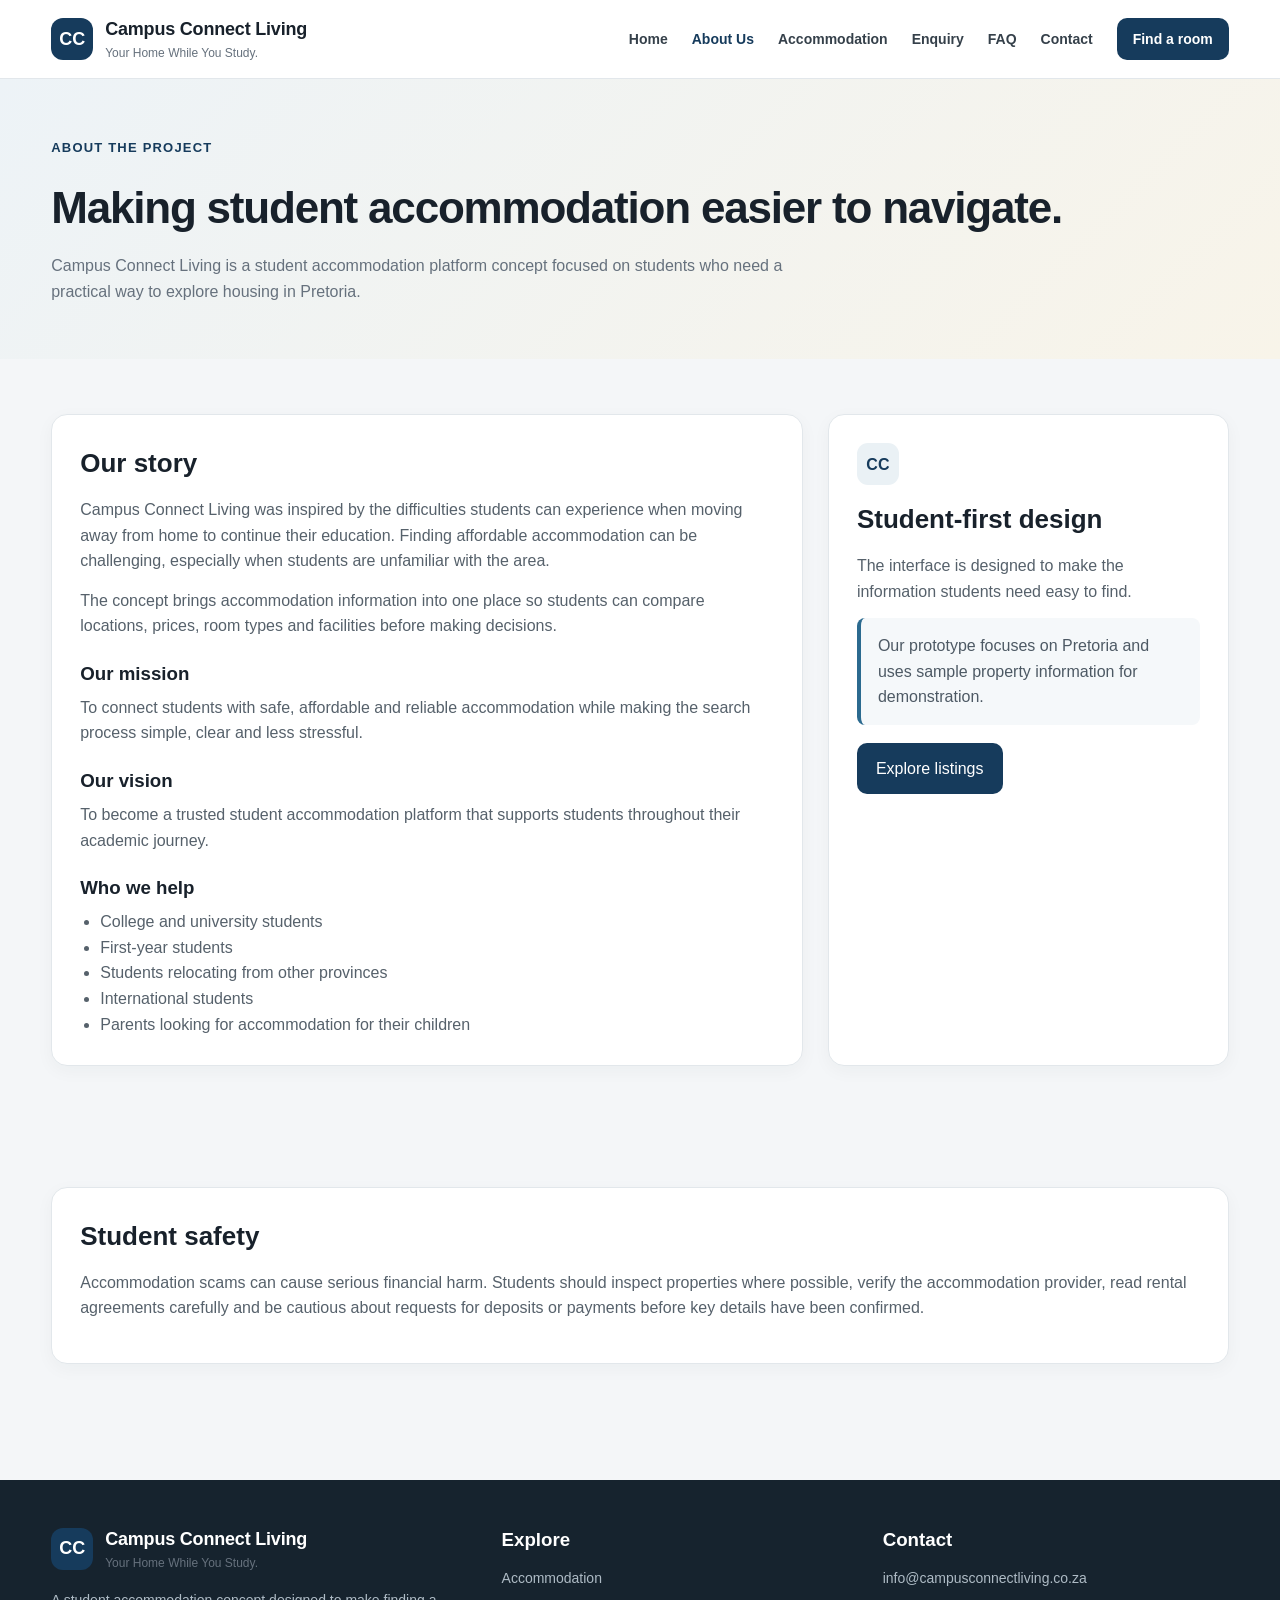
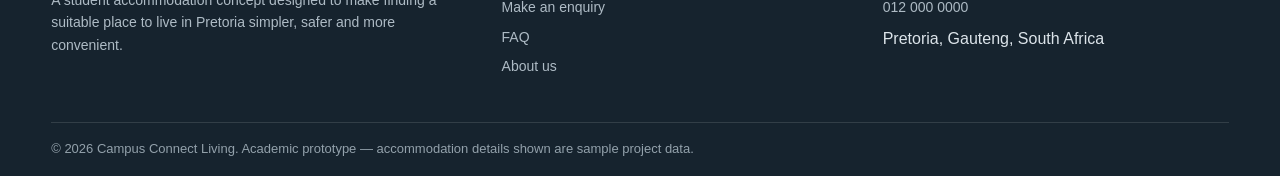
<file: about.html>
<!DOCTYPE html>
<html lang="en">
<head>
<meta charset="UTF-8">
<meta name="viewport" content="width=device-width, initial-scale=1.0">
<meta name="theme-color" content="#123c35">
<meta name="description" content="Learn about Campus Connect Living, a student accommodation concept helping students explore housing options in Pretoria.">
<title>About Campus Connect Living | Pretoria Student Housing</title>
<meta name="robots" content="index, follow">
<link rel="stylesheet" href="css/style.css">
</head>
<body>
<!-- Main site header and responsive navigation -->
<header class="site-header">
<div class="container header-inner">
<a class="brand" href="index.html">
  <span class="brand-mark">CC</span>
  <span class="brand-text"><strong>Campus Connect Living</strong><span>Your Home While You Study.</span></span>
</a>
<button class="menu-btn" type="button" aria-label="Open navigation" aria-expanded="false" aria-controls="main-nav">☰</button>
<nav id="main-nav" class="nav" aria-label="Main navigation"><a class="" href="index.html">Home</a><a class="active" href="about.html">About Us</a><a class="" href="accommodation.html">Accommodation</a><a class="" href="enquiry.html">Enquiry</a><a class="" href="faq.html">FAQ</a><a class="" href="contact.html">Contact</a><a class="nav-cta" href="enquiry.html">Find a room</a></nav>
</div>
</header>
<main>
<!-- Page content -->
<section class="page-hero"><div class="container"><span class="eyebrow">About the project</span><h1>Making student accommodation easier to navigate.</h1><p>Campus Connect Living is a student accommodation platform concept focused on students who need a practical way to explore housing in Pretoria.</p></div></section>
<section class="content"><div class="container content-grid">
<div class="panel">
<h2>Our story</h2>
<p>Campus Connect Living was inspired by the difficulties students can experience when moving away from home to continue their education. Finding affordable accommodation can be challenging, especially when students are unfamiliar with the area.</p>
<p>The concept brings accommodation information into one place so students can compare locations, prices, room types and facilities before making decisions.</p>
<h3>Our mission</h3><p>To connect students with safe, affordable and reliable accommodation while making the search process simple, clear and less stressful.</p>
<h3>Our vision</h3><p>To become a trusted student accommodation platform that supports students throughout their academic journey.</p>
<h3>Who we help</h3><ul class="list"><li>College and university students</li><li>First-year students</li><li>Students relocating from other provinces</li><li>International students</li><li>Parents looking for accommodation for their children</li></ul>
</div>
<aside class="panel"><div class="icon">CC</div><h2>Student-first design</h2><p>The interface is designed to make the information students need easy to find.</p><div class="notice">Our prototype focuses on Pretoria and uses sample property information for demonstration.</div><a class="btn btn-primary mt-sm" href="accommodation.html">Explore listings</a></aside>
</div></section>
<section class="section"><div class="container"><div class="panel"><h2>Student safety</h2><p>Accommodation scams can cause serious financial harm. Students should inspect properties where possible, verify the accommodation provider, read rental agreements carefully and be cautious about requests for deposits or payments before key details have been confirmed.</p></div></div></section>
</main>
<!-- Shared site footer -->
<footer class="footer">
<div class="container footer-inner">
  <div><a class="brand" href="index.html"><span class="brand-mark">CC</span><span class="brand-text"><strong class="footer-brand-name">Campus Connect Living</strong><span>Your Home While You Study.</span></span></a>
  <p class="footer-intro">A student accommodation concept designed to make finding a suitable place to live in Pretoria simpler, safer and more convenient.</p></div>
  <div><h3>Explore</h3><div class="footer-links"><a href="accommodation.html">Accommodation</a><a href="enquiry.html">Make an enquiry</a><a href="faq.html">FAQ</a><a href="about.html">About us</a></div></div>
  <div><h3>Contact</h3><div class="footer-links"><a href="mailto:info@campusconnectliving.co.za">info@campusconnectliving.co.za</a><a href="tel:0120000000">012 000 0000</a><span>Pretoria, Gauteng, South Africa</span></div></div>
</div>
<div class="container footer-bottom">© 2026 Campus Connect Living. Academic prototype — accommodation details shown are sample project data.</div>
</footer>
<script src="js/script.js"></script>
</body></html>
</file>
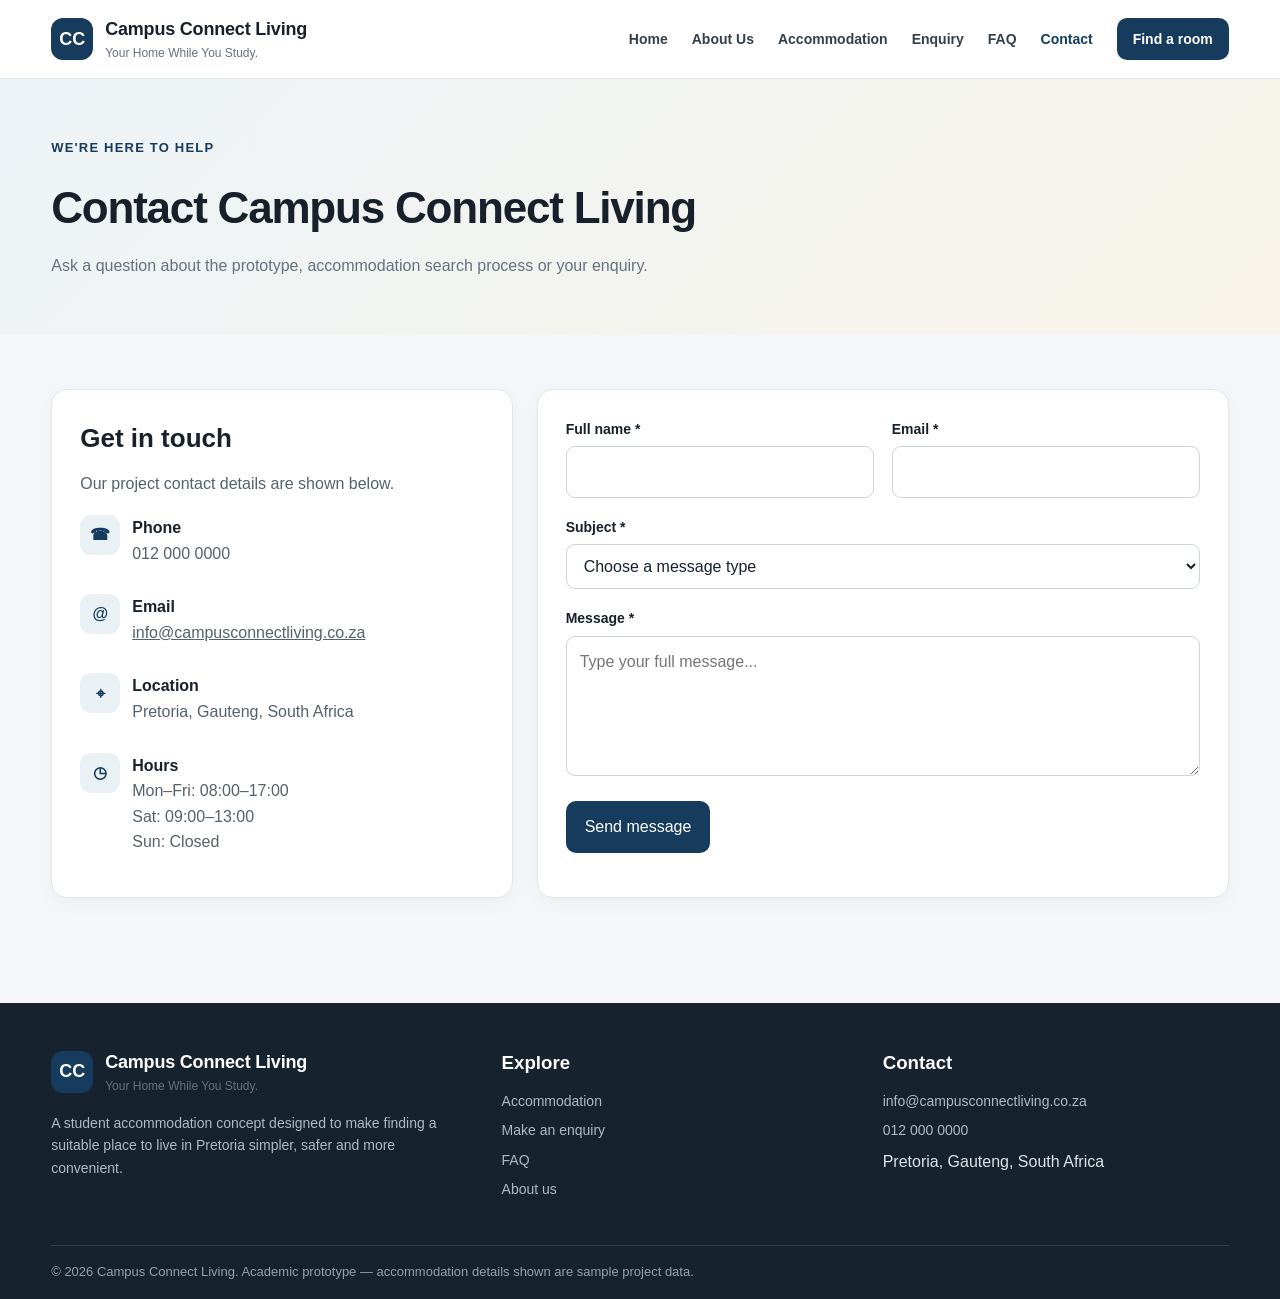
<file: contact.html>
<!DOCTYPE html>
<html lang="en">
<head>
<meta charset="UTF-8">
<meta name="viewport" content="width=device-width, initial-scale=1.0">
<meta name="theme-color" content="#123c35">
<meta name="description" content="Contact Campus Connect Living with questions, feedback or concerns about the student accommodation prototype.">
<title>Contact Campus Connect Living | Student Accommodation</title>
<meta name="robots" content="index, follow">
<link rel="stylesheet" href="css/style.css">
</head>
<body>
<!-- Main site header and responsive navigation -->
<header class="site-header">
<div class="container header-inner">
<a class="brand" href="index.html">
  <span class="brand-mark">CC</span>
  <span class="brand-text"><strong>Campus Connect Living</strong><span>Your Home While You Study.</span></span>
</a>
<button class="menu-btn" type="button" aria-label="Open navigation" aria-expanded="false" aria-controls="main-nav">☰</button>
<nav id="main-nav" class="nav" aria-label="Main navigation"><a class="" href="index.html">Home</a><a class="" href="about.html">About Us</a><a class="" href="accommodation.html">Accommodation</a><a class="" href="enquiry.html">Enquiry</a><a class="" href="faq.html">FAQ</a><a class="active" href="contact.html">Contact</a><a class="nav-cta" href="enquiry.html">Find a room</a></nav>
</div>
</header>
<main>
<!-- Page content -->
<section class="page-hero"><div class="container"><span class="eyebrow">We're here to help</span><h1>Contact Campus Connect Living</h1><p>Ask a question about the prototype, accommodation search process or your enquiry.</p></div></section>
<section class="content"><div class="container contact-grid">
<div class="panel"><h2>Get in touch</h2><p>Our project contact details are shown below.</p><div class="contact-list">
<div class="contact-item"><div class="icon">☎</div><div><strong>Phone</strong><p>012 000 0000</p></div></div>
<div class="contact-item"><div class="icon">@</div><div><strong>Email</strong><p><a href="mailto:info@campusconnectliving.co.za">info@campusconnectliving.co.za</a></p></div></div>
<div class="contact-item"><div class="icon">⌖</div><div><strong>Location</strong><p>Pretoria, Gauteng, South Africa</p></div></div>
<div class="contact-item"><div class="icon">◷</div><div><strong>Hours</strong><p>Mon–Fri: 08:00–17:00<br>Sat: 09:00–13:00<br>Sun: Closed</p></div></div>
</div></div>
<div class="panel"><form data-demo-form action="mailto:info@campusconnectliving.co.za" method="post" enctype="text/plain"><div class="form-grid">
<div class="form-group"><label for="name">Full name *</label><input class="form-control" id="name" name="name" autocomplete="name" minlength="2" maxlength="80" required></div>
<div class="form-group"><label for="contact-email">Email *</label><input class="form-control" id="contact-email" name="email" type="email" autocomplete="email" maxlength="120" required></div>
<div class="form-group full"><label for="subject">Subject *</label><select class="form-control" id="subject" name="message-type" required><option value="">Choose a message type</option><option>General question</option><option>Accommodation information</option><option>Website feedback</option><option>Report a concern</option><option>Other</option></select></div>
<div class="form-group full"><label for="message">Message *</label><textarea class="form-control" id="message" name="message" minlength="10" maxlength="2000" required placeholder="Type your full message..."></textarea></div>
<div class="form-group full"><button class="btn btn-primary" type="submit">Send message</button></div>
</div><div class="form-success">Your message will be prepared in your email application. Review it and press Send to submit it. This prototype does not send messages automatically.</div></form></div>
</div></section>
</main>
<!-- Shared site footer -->
<footer class="footer">
<div class="container footer-inner">
  <div><a class="brand" href="index.html"><span class="brand-mark">CC</span><span class="brand-text"><strong class="footer-brand-name">Campus Connect Living</strong><span>Your Home While You Study.</span></span></a>
  <p class="footer-intro">A student accommodation concept designed to make finding a suitable place to live in Pretoria simpler, safer and more convenient.</p></div>
  <div><h3>Explore</h3><div class="footer-links"><a href="accommodation.html">Accommodation</a><a href="enquiry.html">Make an enquiry</a><a href="faq.html">FAQ</a><a href="about.html">About us</a></div></div>
  <div><h3>Contact</h3><div class="footer-links"><a href="mailto:info@campusconnectliving.co.za">info@campusconnectliving.co.za</a><a href="tel:0120000000">012 000 0000</a><span>Pretoria, Gauteng, South Africa</span></div></div>
</div>
<div class="container footer-bottom">© 2026 Campus Connect Living. Academic prototype — accommodation details shown are sample project data.</div>
</footer>
<script src="js/script.js"></script>
</body></html>
</file>
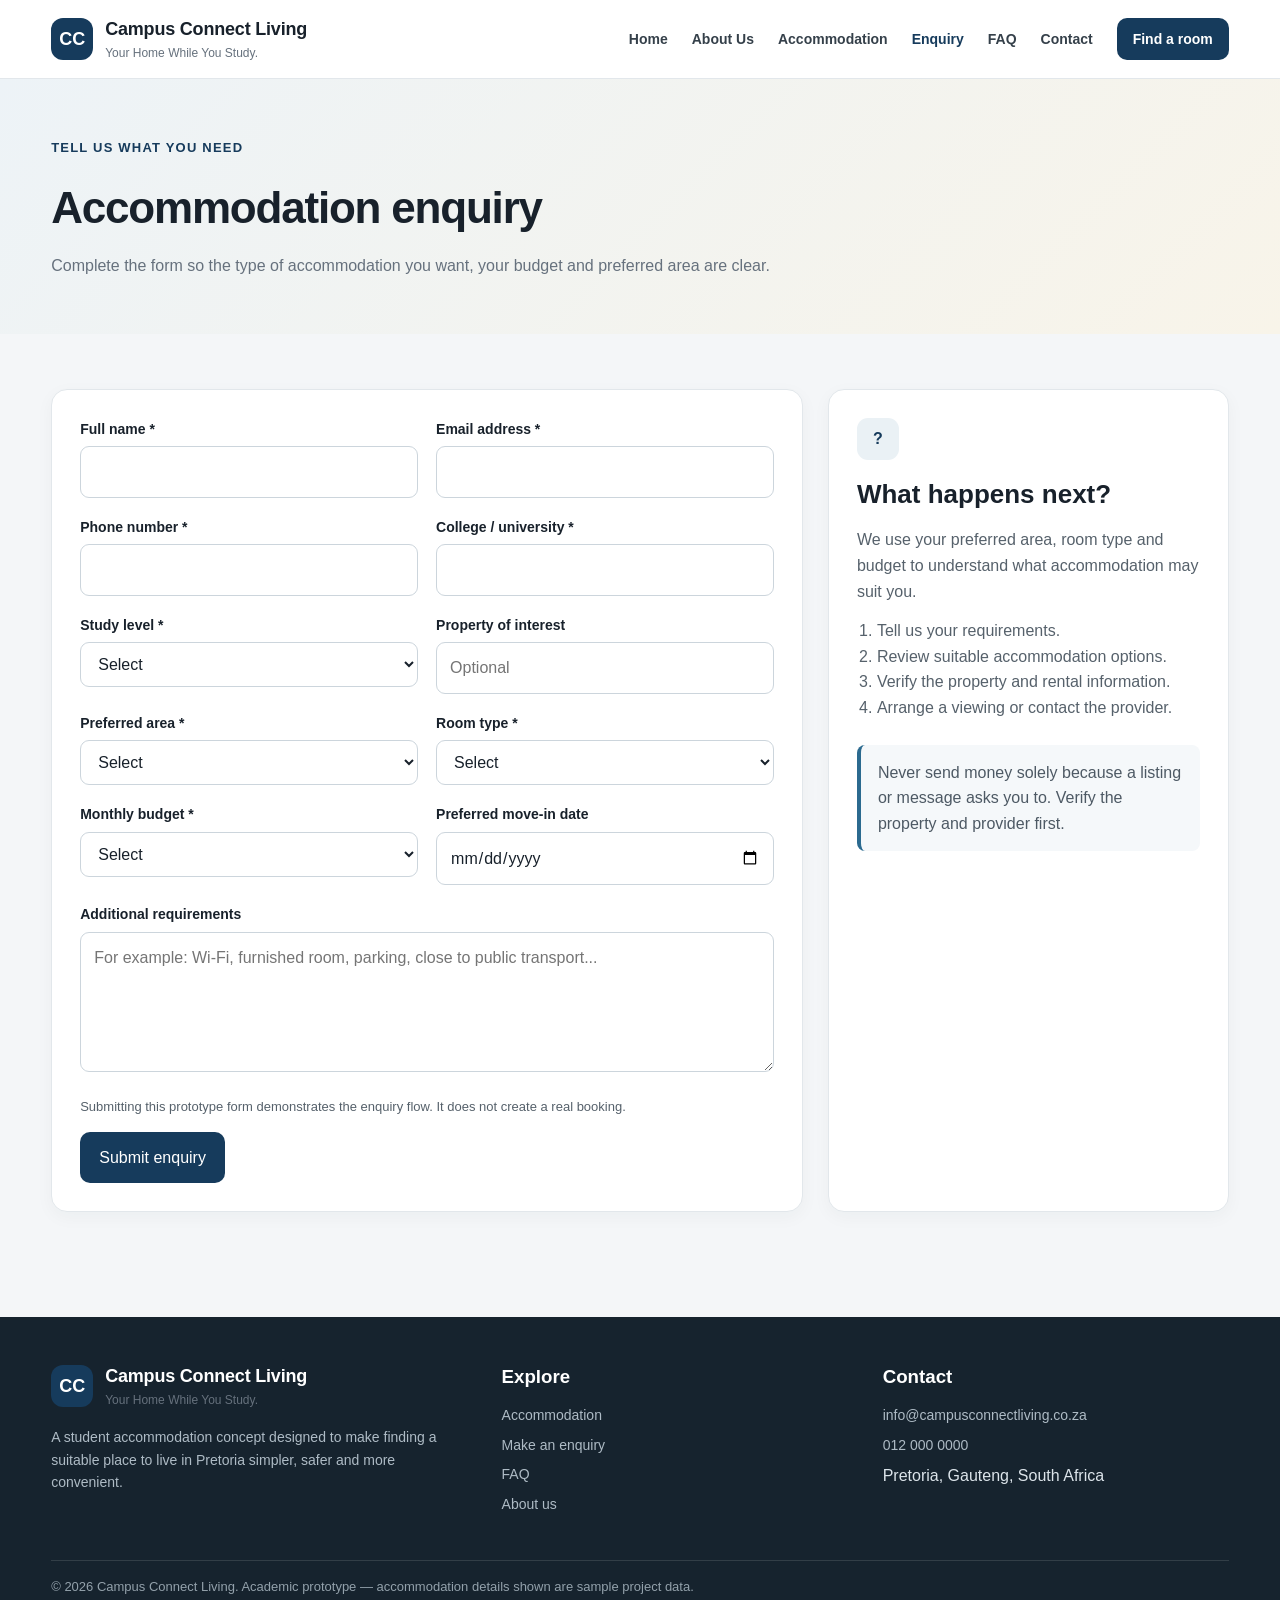
<file: enquiry.html>
<!DOCTYPE html>
<html lang="en">
<head>
<meta charset="UTF-8">
<meta name="viewport" content="width=device-width, initial-scale=1.0">
<meta name="theme-color" content="#123c35">
<meta name="description" content="Enquire about sample student accommodation in Pretoria. Share your preferred area, room type, budget and move-in date.">
<title>Student Accommodation Enquiry | Campus Connect Living</title>
<meta name="robots" content="index, follow">
<link rel="stylesheet" href="css/style.css">
</head>
<body>
<!-- Main site header and responsive navigation -->
<header class="site-header">
<div class="container header-inner">
<a class="brand" href="index.html">
  <span class="brand-mark">CC</span>
  <span class="brand-text"><strong>Campus Connect Living</strong><span>Your Home While You Study.</span></span>
</a>
<button class="menu-btn" type="button" aria-label="Open navigation" aria-expanded="false" aria-controls="main-nav">☰</button>
<nav id="main-nav" class="nav" aria-label="Main navigation"><a class="" href="index.html">Home</a><a class="" href="about.html">About Us</a><a class="" href="accommodation.html">Accommodation</a><a class="active" href="enquiry.html">Enquiry</a><a class="" href="faq.html">FAQ</a><a class="" href="contact.html">Contact</a><a class="nav-cta" href="enquiry.html">Find a room</a></nav>
</div>
</header>
<main>
<!-- Page content -->
<section class="page-hero"><div class="container"><span class="eyebrow">Tell us what you need</span><h1>Accommodation enquiry</h1><p>Complete the form so the type of accommodation you want, your budget and preferred area are clear.</p></div></section>
<section class="content"><div class="container content-grid">
<div class="panel">
<form data-demo-form action="mailto:info@campusconnectliving.co.za" method="post" enctype="text/plain">
<div class="form-grid">
<div class="form-group"><label for="full-name">Full name *</label><input class="form-control" id="full-name" name="full-name" autocomplete="name" minlength="2" maxlength="80" required></div>
<div class="form-group"><label for="email">Email address *</label><input class="form-control" id="email" name="email" type="email" autocomplete="email" maxlength="120" required></div>
<div class="form-group"><label for="phone">Phone number *</label><input class="form-control" id="phone" name="phone" type="tel" autocomplete="tel" pattern="[0-9+()\s-]{7,20}" title="Enter a valid phone number using 7 to 20 digits or common phone symbols" required></div>
<div class="form-group"><label for="institution">College / university *</label><input class="form-control" id="institution" name="institution" minlength="2" maxlength="120" required></div>
<div class="form-group"><label for="study-level">Study level *</label><select class="form-control" id="study-level" required><option value="">Select</option><option>First Year</option><option>Second Year</option><option>Third Year</option><option>Final Year</option><option>Postgraduate</option></select></div>
<div class="form-group"><label for="property-interest">Property of interest</label><input class="form-control" id="property-interest" name="property-interest" maxlength="120" placeholder="Optional"></div>
<div class="form-group"><label for="preferred-area">Preferred area *</label><select class="form-control" id="preferred-area" required><option value="">Select</option><option>Hatfield</option><option>Brooklyn</option><option>Lynnwood</option><option>Arcadia</option><option>Sunnyside</option></select></div>
<div class="form-group"><label for="room-type">Room type *</label><select class="form-control" id="room-type" required><option value="">Select</option><option>Private room</option><option>Shared room</option><option>Studio</option></select></div>
<div class="form-group"><label for="budget">Monthly budget *</label><select class="form-control" id="budget" required><option value="">Select</option><option>Below R4,000</option><option>R4,000 – R5,000</option><option>R5,000 – R6,000</option><option>Above R6,000</option></select></div>
<div class="form-group"><label for="move-date">Preferred move-in date</label><input class="form-control" id="move-date" type="date"></div>
<div class="form-group full"><label for="requirements">Additional requirements</label><textarea class="form-control" id="requirements" name="requirements" maxlength="1000" placeholder="For example: Wi-Fi, furnished room, parking, close to public transport..."></textarea></div>
<div class="form-group full"><p class="form-note">Submitting this prototype form demonstrates the enquiry flow. It does not create a real booking.</p><button class="btn btn-primary" type="submit">Submit enquiry</button></div>
</div>
<div class="form-success" role="status" aria-live="polite">Your enquiry details will be prepared in your email application. Review the information and press Send. Sample prices are indicative only; actual availability must be confirmed by a provider.</div>
</form>
</div>
<aside class="panel"><div class="icon">?</div><h2>What happens next?</h2><p>We use your preferred area, room type and budget to understand what accommodation may suit you.</p><ol class="list"><li>Tell us your requirements.</li><li>Review suitable accommodation options.</li><li>Verify the property and rental information.</li><li>Arrange a viewing or contact the provider.</li></ol><div class="notice notice-spaced">Never send money solely because a listing or message asks you to. Verify the property and provider first.</div></aside>
</div></section>
</main>
<!-- Shared site footer -->
<footer class="footer">
<div class="container footer-inner">
  <div><a class="brand" href="index.html"><span class="brand-mark">CC</span><span class="brand-text"><strong class="footer-brand-name">Campus Connect Living</strong><span>Your Home While You Study.</span></span></a>
  <p class="footer-intro">A student accommodation concept designed to make finding a suitable place to live in Pretoria simpler, safer and more convenient.</p></div>
  <div><h3>Explore</h3><div class="footer-links"><a href="accommodation.html">Accommodation</a><a href="enquiry.html">Make an enquiry</a><a href="faq.html">FAQ</a><a href="about.html">About us</a></div></div>
  <div><h3>Contact</h3><div class="footer-links"><a href="mailto:info@campusconnectliving.co.za">info@campusconnectliving.co.za</a><a href="tel:0120000000">012 000 0000</a><span>Pretoria, Gauteng, South Africa</span></div></div>
</div>
<div class="container footer-bottom">© 2026 Campus Connect Living. Academic prototype — accommodation details shown are sample project data.</div>
</footer>
<script src="js/script.js"></script>
</body></html>
</file>
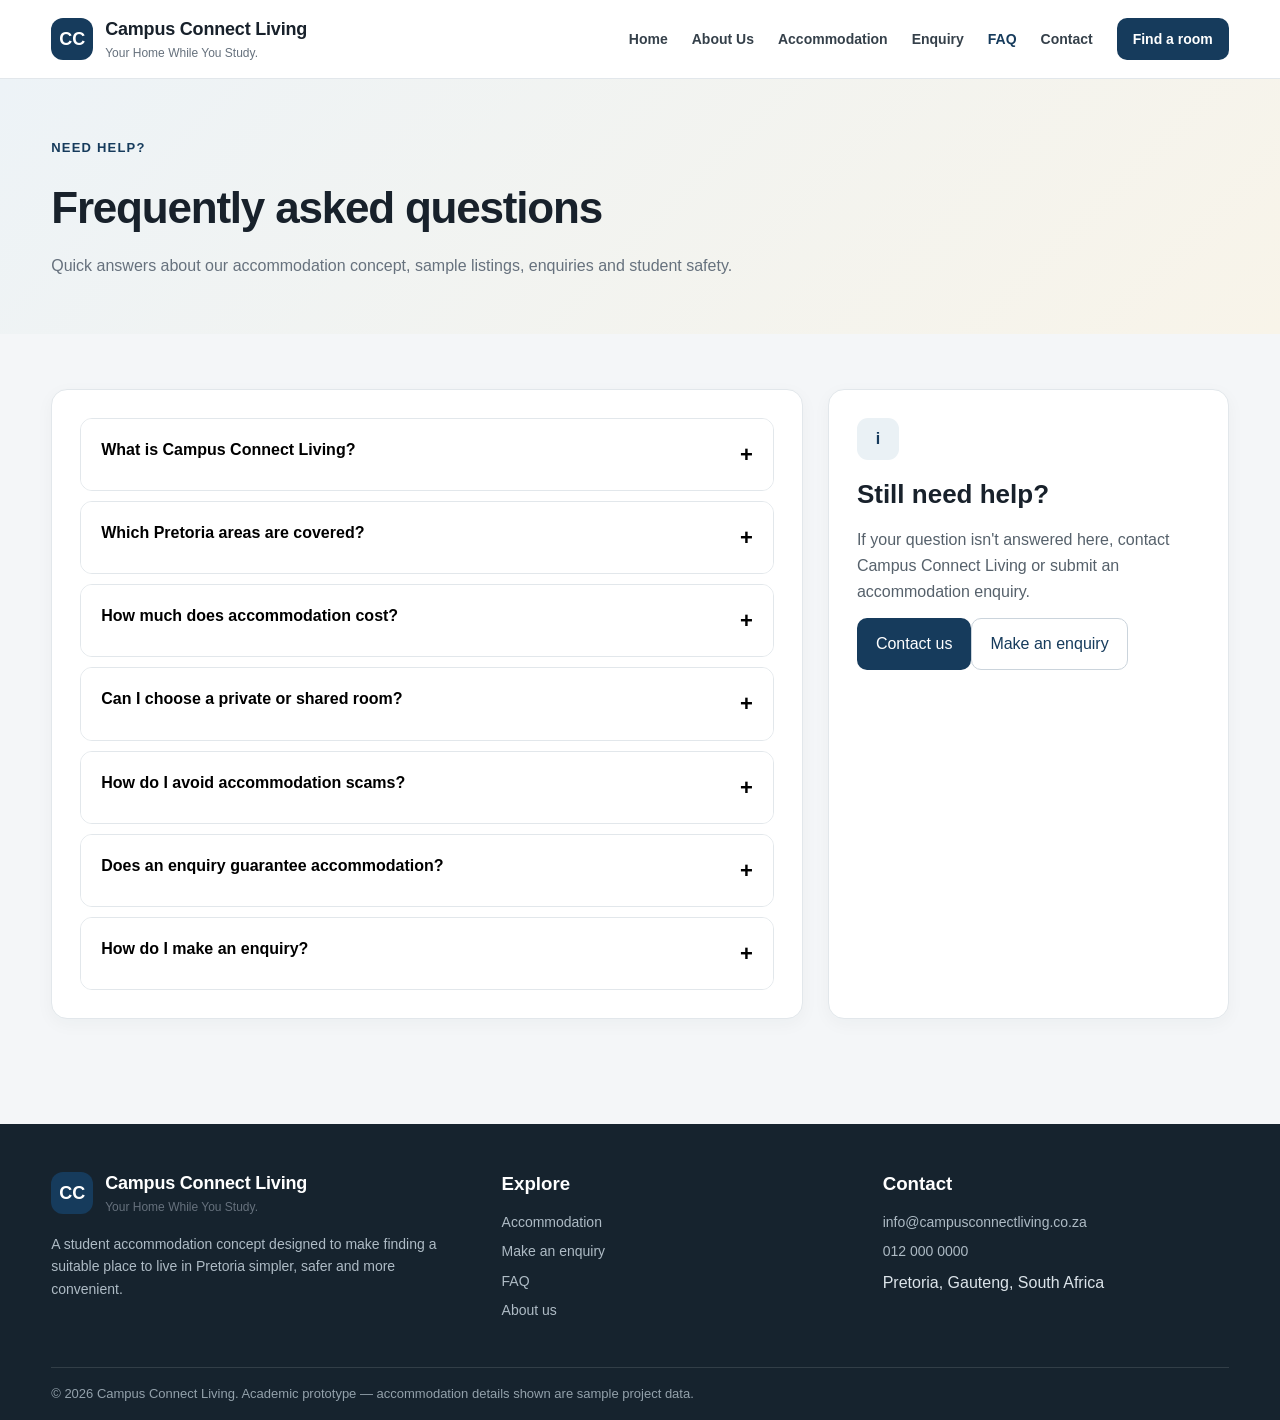
<file: faq.html>
<!DOCTYPE html>
<html lang="en">
<head>
<meta charset="UTF-8">
<meta name="viewport" content="width=device-width, initial-scale=1.0">
<meta name="theme-color" content="#123c35">
<meta name="description" content="Answers about student accommodation in Pretoria, sample prices, enquiries and rental safety.">
<title>Student Accommodation FAQs | Campus Connect Living</title>
<meta name="robots" content="index, follow">
<link rel="stylesheet" href="css/style.css">
</head>
<body>
<!-- Main site header and responsive navigation -->
<header class="site-header">
<div class="container header-inner">
<a class="brand" href="index.html">
  <span class="brand-mark">CC</span>
  <span class="brand-text"><strong>Campus Connect Living</strong><span>Your Home While You Study.</span></span>
</a>
<button class="menu-btn" type="button" aria-label="Open navigation" aria-expanded="false" aria-controls="main-nav">☰</button>
<nav id="main-nav" class="nav" aria-label="Main navigation"><a class="" href="index.html">Home</a><a class="" href="about.html">About Us</a><a class="" href="accommodation.html">Accommodation</a><a class="" href="enquiry.html">Enquiry</a><a class="active" href="faq.html">FAQ</a><a class="" href="contact.html">Contact</a><a class="nav-cta" href="enquiry.html">Find a room</a></nav>
</div>
</header>
<main>
<!-- Page content -->
<section class="page-hero"><div class="container"><span class="eyebrow">Need help?</span><h1>Frequently asked questions</h1><p>Quick answers about our accommodation concept, sample listings, enquiries and student safety.</p></div></section>
<section class="content"><div class="container content-grid">
<div class="panel"><div class="faq-list"><div class="faq-item"><button class="faq-question" type="button" aria-expanded="false"><span>What is Campus Connect Living?</span><span class="faq-plus">+</span></button><div class="faq-answer"><p>Campus Connect Living is a student accommodation platform concept that helps students explore accommodation options close to colleges and universities.</p></div></div><div class="faq-item"><button class="faq-question" type="button" aria-expanded="false"><span>Which Pretoria areas are covered?</span><span class="faq-plus">+</span></button><div class="faq-answer"><p>The current academic prototype focuses on Hatfield, Brooklyn, Lynnwood, Arcadia and Sunnyside.</p></div></div><div class="faq-item"><button class="faq-question" type="button" aria-expanded="false"><span>How much does accommodation cost?</span><span class="faq-plus">+</span></button><div class="faq-answer"><p>The sample listings in this prototype range from approximately R3,700 to R4,500 per month. Real prices vary by property, room type and provider.</p></div></div><div class="faq-item"><button class="faq-question" type="button" aria-expanded="false"><span>Can I choose a private or shared room?</span><span class="faq-plus">+</span></button><div class="faq-answer"><p>Yes. The prototype includes private and shared room options. Availability for a real property would need to be confirmed with the provider.</p></div></div><div class="faq-item"><button class="faq-question" type="button" aria-expanded="false"><span>How do I avoid accommodation scams?</span><span class="faq-plus">+</span></button><div class="faq-answer"><p>Verify the property and provider, inspect the property where possible, read the rental agreement carefully and be cautious about deposits or urgent payment requests.</p></div></div><div class="faq-item"><button class="faq-question" type="button" aria-expanded="false"><span>Does an enquiry guarantee accommodation?</span><span class="faq-plus">+</span></button><div class="faq-answer"><p>No. An enquiry only records what you are looking for. Availability, price and rental terms must be confirmed before an agreement is made.</p></div></div><div class="faq-item"><button class="faq-question" type="button" aria-expanded="false"><span>How do I make an enquiry?</span><span class="faq-plus">+</span></button><div class="faq-answer"><p>Use the Enquiry page and provide your contact information, preferred area, room type, budget and any additional requirements.</p></div></div></div></div>
<aside class="panel"><div class="icon">i</div><h2>Still need help?</h2><p>If your question isn't answered here, contact Campus Connect Living or submit an accommodation enquiry.</p><a class="btn btn-primary" href="contact.html">Contact us</a><a class="btn btn-secondary" href="enquiry.html">Make an enquiry</a></aside>
</div></section>
</main>
<!-- Shared site footer -->
<footer class="footer">
<div class="container footer-inner">
  <div><a class="brand" href="index.html"><span class="brand-mark">CC</span><span class="brand-text"><strong class="footer-brand-name">Campus Connect Living</strong><span>Your Home While You Study.</span></span></a>
  <p class="footer-intro">A student accommodation concept designed to make finding a suitable place to live in Pretoria simpler, safer and more convenient.</p></div>
  <div><h3>Explore</h3><div class="footer-links"><a href="accommodation.html">Accommodation</a><a href="enquiry.html">Make an enquiry</a><a href="faq.html">FAQ</a><a href="about.html">About us</a></div></div>
  <div><h3>Contact</h3><div class="footer-links"><a href="mailto:info@campusconnectliving.co.za">info@campusconnectliving.co.za</a><a href="tel:0120000000">012 000 0000</a><span>Pretoria, Gauteng, South Africa</span></div></div>
</div>
<div class="container footer-bottom">© 2026 Campus Connect Living. Academic prototype — accommodation details shown are sample project data.</div>
</footer>
<script src="js/script.js"></script>
</body></html>
</file>
<file: css/style.css>
/* Campus Connect Living - shared responsive stylesheet.
   The layout uses Grid and Flexbox, with 900px and 680px breakpoints
   for tablet and mobile screens. */

:root{
  --ink:#18212b;
  --muted:#66717d;
  --brand:#163b5c;
  --brand-2:#2b6a8f;
  --accent:#d6a84f;
  --bg:#f4f6f8;
  --card:#ffffff;
  --line:#e2e7eb;
  --success:#2d7b5a;
  --shadow:0 12px 30px rgba(25,42,56,.08);
  --radius:16px;
}
*{box-sizing:border-box;margin:0;padding:0}
html{scroll-behavior:smooth}
body{font-family:Inter,Segoe UI,Arial,sans-serif;background:var(--bg);color:var(--ink);line-height:1.6}
/* Base element styles and responsive media defaults */
a{color:inherit}
img{max-width:100%;display:block}
.container{width:min(1180px,92%);margin:auto}
.site-header{position:sticky;top:0;z-index:20;background:rgba(255,255,255,.97);border-bottom:1px solid var(--line);backdrop-filter:blur(10px)}
.header-inner{min-height:78px;display:flex;align-items:center;justify-content:space-between;gap:24px}
.brand{display:flex;align-items:center;gap:12px;text-decoration:none}
.brand-mark{width:42px;height:42px;border-radius:12px;background:var(--brand);color:#fff;display:grid;place-items:center;font-weight:800;font-size:18px}
.brand-text strong{display:block;font-size:18px;letter-spacing:-.2px}
.brand-text span{display:block;font-size:12px;color:var(--muted)}
.nav{display:flex;align-items:center;gap:24px}
.nav a{text-decoration:none;color:#35404a;font-weight:650;font-size:14px}
.nav a:hover,.nav a.active{color:var(--brand)}
.nav .nav-cta{background:var(--brand);color:#fff;padding:10px 16px;border-radius:10px}
.menu-btn{display:none;border:0;background:none;font-size:25px;cursor:pointer}
main{min-height:70vh}
/* Hero section and primary call-to-action layout */
.hero{padding:72px 0 58px;background:linear-gradient(135deg,#e9f1f6,#f8f5ec)}
.hero-grid{display:grid;grid-template-columns:1.15fr .85fr;gap:46px;align-items:center}
.eyebrow{display:inline-flex;gap:8px;align-items:center;color:var(--brand);font-weight:800;font-size:13px;text-transform:uppercase;letter-spacing:1.2px;margin-bottom:14px}
.hero h1{font-size:clamp(40px,5vw,66px);line-height:1.05;letter-spacing:-2px;max-width:760px;margin-bottom:20px}
.hero h1 span{color:var(--brand-2)}
.hero p{font-size:18px;color:#53606b;max-width:650px;margin-bottom:28px}
.hero-actions{display:flex;gap:12px;flex-wrap:wrap}
.btn{display:inline-flex;align-items:center;justify-content:center;gap:8px;padding:12px 18px;border-radius:10px;text-decoration:none;font-weight:750;border:1px solid transparent;cursor:pointer;font:inherit}
.btn-primary{background:var(--brand);color:#fff}
.btn-primary:hover{background:#0e2e49}
.btn-secondary{background:#fff;border-color:#cbd4dc;color:var(--brand)}
.hero-visual{min-height:390px;border-radius:24px;overflow:hidden;box-shadow:var(--shadow);position:relative;background:url("../images/properties/hatfield.svg") center/cover}
.hero-visual:after{content:"";position:absolute;inset:auto 18px 18px 18px;background:rgba(255,255,255,.94);border-radius:14px;padding:18px;height:88px;box-shadow:0 8px 24px rgba(0,0,0,.08)}
.hero-card{position:absolute;z-index:2;left:32px;right:32px;bottom:32px;background:#fff;padding:16px;border-radius:14px}
.hero-card strong{font-size:16px}.hero-card small{color:var(--muted)}
/* Search controls */
.search-wrap{margin-top:-24px;position:relative;z-index:3}
.search-box{background:#fff;border:1px solid var(--line);border-radius:16px;padding:18px;box-shadow:var(--shadow);display:grid;grid-template-columns:1.2fr 1fr 1fr auto;gap:12px}
.field label{display:block;font-size:12px;font-weight:800;color:#5b6570;margin-bottom:5px}
.field input,.field select,.form-control{width:100%;padding:12px 13px;border:1px solid #ccd5dc;border-radius:9px;background:#fff;font:inherit;color:var(--ink)}
.section{padding:66px 0}
.section-head{display:flex;justify-content:space-between;align-items:end;gap:20px;margin-bottom:28px}
.section-head h2{font-size:34px;letter-spacing:-1px}
.section-head p{color:var(--muted);max-width:650px}
.stats{display:grid;grid-template-columns:repeat(3,1fr);gap:18px;margin-top:32px}
.stat{background:#fff;border:1px solid var(--line);border-radius:14px;padding:22px}
.stat strong{display:block;font-size:28px;color:var(--brand)}
.stat span{color:var(--muted);font-size:14px}
/* Accommodation cards and supporting content grids */
.cards{display:grid;grid-template-columns:repeat(3,1fr);gap:22px}
.property-card{background:#fff;border:1px solid var(--line);border-radius:var(--radius);overflow:hidden;box-shadow:0 5px 18px rgba(25,42,56,.05);transition:.2s}
.property-card:hover{transform:translateY(-3px);box-shadow:var(--shadow)}
.property-image{height:205px;position:relative;background-size:cover;background-position:center}
.property-badge{position:absolute;top:14px;left:14px;background:#fff;border-radius:999px;padding:6px 10px;font-size:12px;font-weight:800}
.property-body{padding:18px}
.property-body h3{font-size:19px;margin-bottom:5px}
.location{font-size:13px;color:var(--muted);margin-bottom:10px}
.price{font-size:20px;font-weight:850;color:var(--brand);margin-bottom:10px}
.features{display:flex;gap:7px;flex-wrap:wrap;margin:12px 0 16px}
.chip{background:#f1f4f6;border-radius:999px;padding:5px 9px;font-size:12px;color:#4f5b65}
.card-actions{display:flex;gap:8px}
.card-actions .btn{flex:1;padding:10px 12px;font-size:13px}
.trust-grid{display:grid;grid-template-columns:repeat(3,1fr);gap:20px}
.trust-card{background:#fff;border:1px solid var(--line);padding:25px;border-radius:14px}
.icon{width:42px;height:42px;border-radius:11px;background:#eaf1f5;color:var(--brand);display:grid;place-items:center;font-weight:900;margin-bottom:14px}
/* Internal page headers and content panels */
.page-hero{padding:55px 0;background:linear-gradient(135deg,#edf3f7,#f8f4e9)}
.page-hero h1{font-size:44px;letter-spacing:-1.2px;margin-bottom:10px}
.page-hero p{color:var(--muted);max-width:760px}
.content{padding:55px 0}
.content-grid{display:grid;grid-template-columns:1.5fr .8fr;gap:25px}
.panel{background:#fff;border:1px solid var(--line);border-radius:var(--radius);padding:28px;box-shadow:0 5px 18px rgba(25,42,56,.04)}
.panel h2{font-size:26px;margin-bottom:12px}
.panel h3{margin:20px 0 6px}
.panel p{color:#56616b;margin-bottom:14px}
.list{padding-left:20px;color:#56616b}
.notice{background:#f5f8fa;border-left:4px solid var(--brand-2);padding:15px 17px;border-radius:8px;color:#4d5964}
.filters{display:grid;grid-template-columns:repeat(3,1fr) auto;gap:12px;margin-bottom:28px}
.results-meta{display:flex;justify-content:space-between;align-items:center;margin-bottom:16px;color:var(--muted);font-size:14px}
.no-results{display:none;background:#fff;border:1px solid var(--line);border-radius:14px;padding:30px;text-align:center;color:var(--muted)}
/* Form layout - two columns on larger screens, one on mobile */
.form-grid{display:grid;grid-template-columns:1fr 1fr;gap:18px}
.form-group.full{grid-column:1/-1}
.form-group label{display:block;font-weight:700;font-size:14px;margin-bottom:6px}
textarea.form-control{min-height:140px;resize:vertical}
.form-note{font-size:13px;color:var(--muted)}
.form-success{display:none;margin-top:15px;padding:14px;border-radius:10px;background:#edf8f2;color:#236747}
.faq-list{display:grid;gap:10px}
.faq-item{border:1px solid var(--line);border-radius:12px;background:#fff;overflow:hidden}
.faq-question{width:100%;background:#fff;border:0;padding:18px 20px;text-align:left;font:inherit;font-weight:750;cursor:pointer;display:flex;justify-content:space-between;gap:15px}
.faq-answer{display:none;padding:0 20px 18px;color:var(--muted)}
.faq-item.open .faq-answer{display:block}
.faq-item.open .faq-plus{transform:rotate(45deg)}
.faq-plus{font-size:22px;transition:.2s}
.contact-grid{display:grid;grid-template-columns:.8fr 1.2fr;gap:24px}
.contact-list{display:grid;gap:14px;margin-top:18px}
.contact-item{display:flex;gap:12px;align-items:flex-start}
.contact-item .icon{flex:0 0 40px;width:40px;height:40px;margin:0}
.footer{background:#16232e;color:#dce4ea;margin-top:50px}
.footer-inner{padding:45px 0;display:grid;grid-template-columns:1.2fr 1fr 1fr;gap:35px}
.footer h3{color:#fff;margin-bottom:12px}
.footer p,.footer a{color:#aebbc5;font-size:14px;text-decoration:none}
.footer-links{display:grid;gap:7px}
.footer-bottom{border-top:1px solid rgba(255,255,255,.12);padding:16px 0;color:#93a1ab;font-size:13px}
/* Property details modal */
.modal{display:none;position:fixed;inset:0;background:rgba(10,20,28,.65);z-index:50;padding:30px;overflow:auto}
.modal.show{display:grid;place-items:center}
.modal-card{width:min(720px,100%);background:#fff;border-radius:18px;overflow:hidden}
.modal-image{height:260px;background-size:cover;background-position:center}
.modal-body{padding:25px}
.modal-close{float:right;border:0;background:#eef2f5;border-radius:50%;width:34px;height:34px;cursor:pointer;font-size:20px}
.toast{position:fixed;right:22px;bottom:22px;background:#182b39;color:#fff;padding:14px 18px;border-radius:10px;box-shadow:var(--shadow);display:none;z-index:60}
.toast.show{display:block}
/* Tablet breakpoint: simplify multi-column layouts */
@media(max-width:900px){
  .hero-grid,.content-grid,.contact-grid{grid-template-columns:1fr}
  .cards{grid-template-columns:repeat(2,1fr)}
  .trust-grid{grid-template-columns:1fr}
  .search-box{grid-template-columns:1fr 1fr}
  .search-box .btn{width:100%}
  .footer-inner{grid-template-columns:1fr 1fr}
}
/* Mobile breakpoint: collapse navigation and content to one column */
@media(max-width:680px){
  .header-inner{min-height:68px}
  .menu-btn{display:block}
  .nav{display:none;position:absolute;left:4%;right:4%;top:72px;background:#fff;border:1px solid var(--line);border-radius:12px;padding:15px;box-shadow:var(--shadow);flex-direction:column;align-items:stretch;gap:3px}
  .nav.open{display:flex}
  .nav a{padding:11px 12px}
  .hero{padding:45px 0}
  .hero h1{font-size:42px}
  .hero-visual{min-height:280px}
  .search-box,.filters,.form-grid{grid-template-columns:1fr}
  .cards{grid-template-columns:1fr}
  .stats{grid-template-columns:1fr}
  .section{padding:45px 0}
  .section-head{display:block}
  .section-head h2{font-size:28px;margin-bottom:7px}
  .page-hero h1{font-size:36px}
  .footer-inner{grid-template-columns:1fr}
}

/* Part 2 accessibility and interaction states */
a:focus-visible, button:focus-visible, input:focus, select:focus, textarea:focus {
  outline: 3px solid rgba(214,168,79,.45);
  outline-offset: 2px;
}
.btn:active, .nav a:active { transform: translateY(1px); }
.nav .nav-cta:focus-visible { color:#fff; background:#0e2e49; }
.btn-secondary:hover, .btn-secondary:focus-visible { background:#edf2f5; }
.panel-spaced { margin-bottom: 1.5rem; }
.section-white { background:#fff; }
.mt-sm { margin-top:1.1rem; }
.notice-spaced { margin-top:1.5rem; }
.property-image img { width:100%; height:100%; object-fit:cover; }
@media (max-width: 900px) {
  .hero h1 { font-size: clamp(2.5rem, 8vw, 4rem); }
  .section-head h2 { font-size: 1.9rem; }
}
@media (max-width: 680px) {
  .container { width: 90%; }
  .brand-text strong { font-size: .9rem; }
  .hero p { font-size: 1rem; }
  .btn { width: 100%; }
  .hero-actions .btn { width: auto; }
}
.footer-brand-name { color:#fff; }
.footer-intro { margin-top:1rem; }


/* Part 3 image lightbox */
.image-lightbox{display:none;position:fixed;inset:0;z-index:1200;background:rgba(8,18,22,.92);align-items:center;justify-content:center;padding:5vh 5vw}
.image-lightbox.show{display:flex}
.image-lightbox img{max-width:min(1100px,92vw);max-height:86vh;object-fit:contain;border-radius:12px;box-shadow:0 12px 50px rgba(0,0,0,.35)}
.image-lightbox-close{position:absolute;top:18px;right:24px;border:0;border-radius:50%;width:44px;height:44px;font-size:30px;line-height:1;background:#fff;color:#123c35;cursor:pointer}
.property-image img{cursor:zoom-in}
.form-control:focus{outline:3px solid rgba(30,116,95,.24);outline-offset:1px}
@media(prefers-reduced-motion:reduce){*,*::before,*::after{scroll-behavior:auto!important;animation-duration:.01ms!important;transition-duration:.01ms!important}}
</file>
